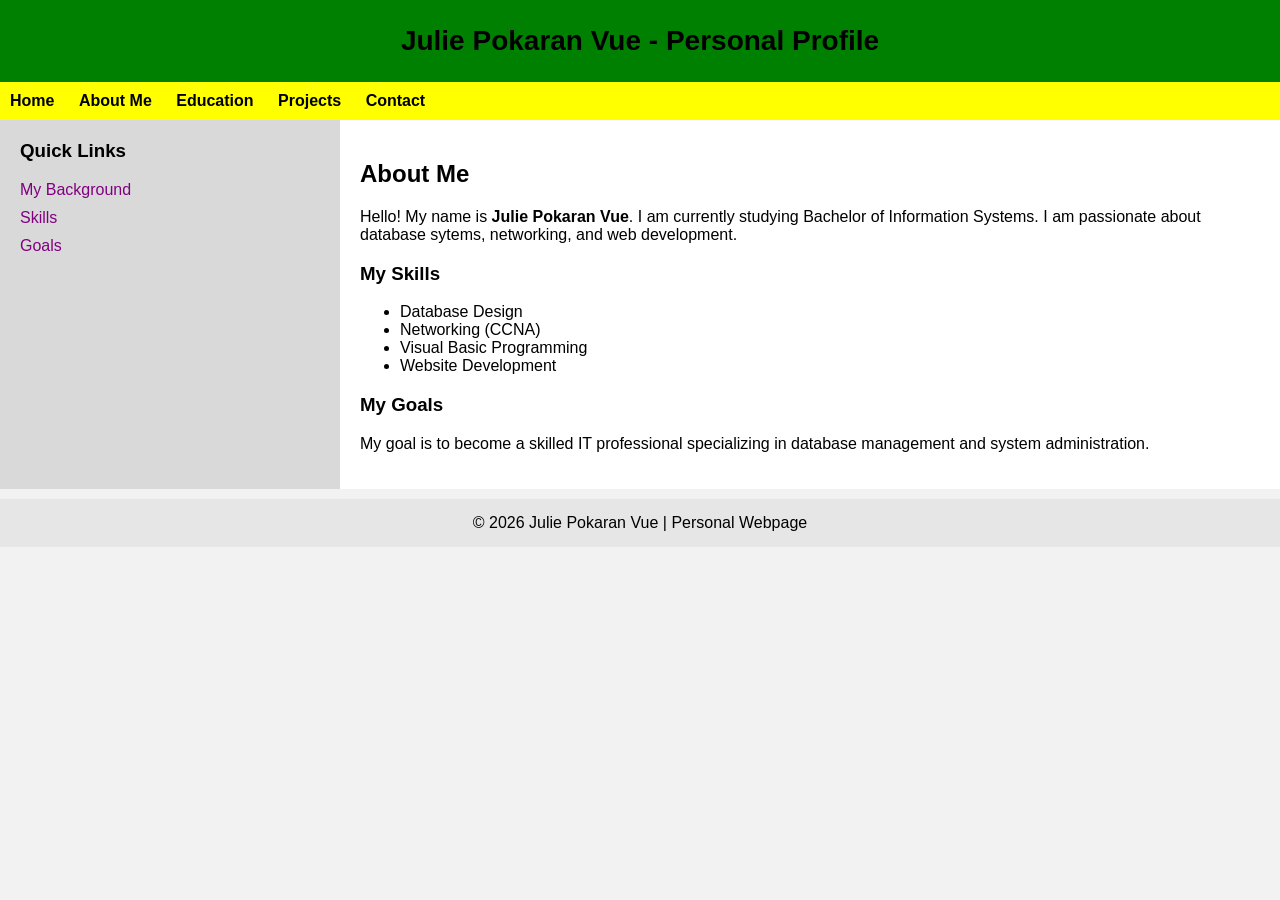
<file: Lab1/index.html>
<!DOCTYPE html>
<html lang="en">

<head>
    <!--
    Author: Julie Pokaran Vue
    Date Created: 02 March 2026
    Description: Personal profile webpage using HTML and external CSS.
    This page displays information about the author including 
    background, skills, and goals.
    -->

    <meta charset="UTF-8">
    <meta name="author" content="Personal Profile Webpage">
    <meta name="description" content="Personal Profile Webpage">
    <meta name="viewport" content="width=device-width, intial-scale=1.0">

    <title>Julie Pokaran Vue - Personal Profile</title>

    <!--Link to external CSS file-->
    <link rel="stylesheet" href="style.css">
</head>
    
<body>
    <header class="header">
        Julie Pokaran Vue - Personal Profile
    </header>

    <nav class="nav">
        <a href="#">Home</a>
        <a href="#">About Me</a>
        <a href="#">Education</a>
        <a href="#">Projects</a>
        <a href="#">Contact</a>
    </nav>
    <div class="container">
        <aside class="sidebar">
            <h3>Quick Links</h3>

            <a href="#">My Background</a>
            <a href="#">Skills</a>
            <a href="#">Goals</a>
        </aside>
<main class="content">
    <section>
        <h2>About Me</h2>
        <p>
            Hello! My name is <strong>Julie Pokaran Vue</strong>.
            I am currently studying Bachelor of Information Systems.
            I am passionate about database sytems, networking, and web development.
        </p>
    </section>

    <section>
        <h3>My Skills</h3>
        <ul>
            <li>Database Design</li>
            <li>Networking (CCNA)</li>
            <li>Visual Basic Programming</li>
            <li>Website Development</li>
        </ul>
    </section>

    <section>
        <h3>My Goals</h3>
        <p>My goal is to become a skilled IT professional 
            specializing in database management and system administration.</p>
    </section>
</main>
    </div>
    <footer class="footer">
        &copy; 2026 Julie Pokaran Vue | Personal Webpage
    </footer>
</html>
</file>
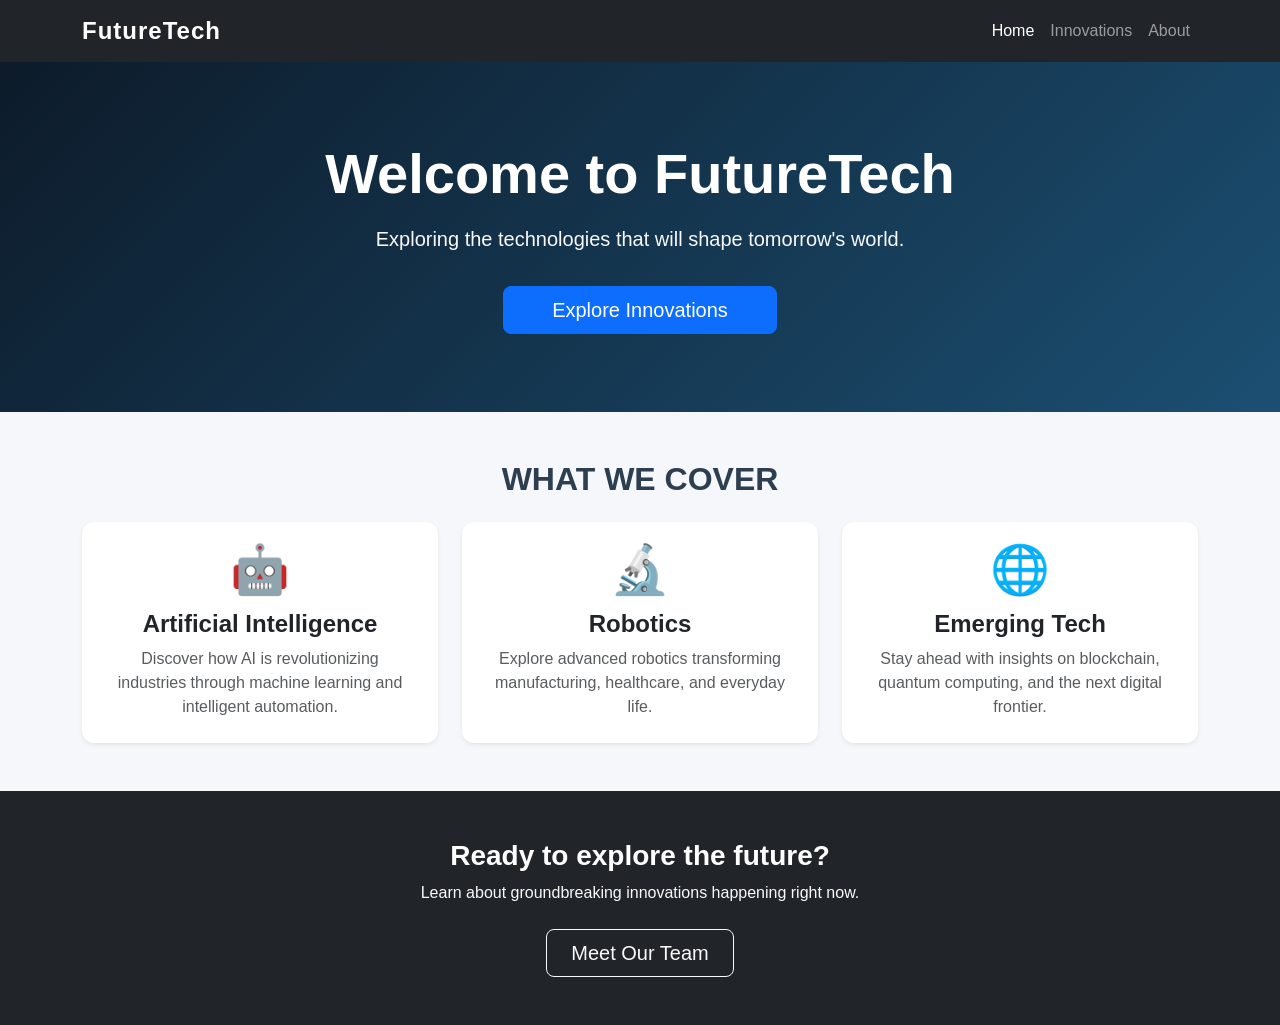
<file: 312Lab3/312Lab3/index.html>
<!DOCTYPE html>
<html lang="en">
<head>
  <meta charset="UTF-8">
  <meta name="viewport" content="width=device-width, initial-scale=1">
  <title>FutureTech - Home</title>
  <link href="https://cdn.jsdelivr.net/npm/bootstrap@5.3.0/dist/css/bootstrap.min.css" rel="stylesheet">
  <link rel="stylesheet" href="css/styles.css">
</head>
<body>

  <!-- Navbar -->
  <nav class="navbar navbar-expand-lg navbar-dark bg-dark">
    <div class="container">
      <a class="navbar-brand fw-bold" href="index.html">FutureTech</a>
      <button class="navbar-toggler" data-bs-toggle="collapse" data-bs-target="#navMenu" aria-controls="navMenu" aria-expanded="false" aria-label="Toggle navigation">
        <span class="navbar-toggler-icon"></span>
      </button>
      <div class="collapse navbar-collapse" id="navMenu">
        <ul class="navbar-nav ms-auto">
          <li class="nav-item"><a class="nav-link active" href="index.html">Home</a></li>
          <li class="nav-item"><a class="nav-link" href="innovations.html">Innovations</a></li>
          <li class="nav-item"><a class="nav-link" href="about.html">About</a></li>
        </ul>
      </div>
    </div>
  </nav>

  <!-- Jumbotron -->
  <div class="jumbotron-custom text-center py-5">
    <div class="container py-4">
      <h1 class="display-4 fw-bold text-white">Welcome to FutureTech</h1>
      <p class="lead text-light mt-3">Exploring the technologies that will shape tomorrow's world.</p>
      <a href="innovations.html" class="btn btn-primary btn-lg mt-3 px-5">Explore Innovations</a>
    </div>
  </div>

  <!-- Grid Section -->
  <div class="container my-5">
    <h2 class="text-center text-uppercase fw-bold mb-4">What We Cover</h2>
    <div class="row g-4">
      <div class="col-md-4">
        <div class="card h-100 shadow-sm border-0">
          <div class="card-body text-center p-4">
            <div class="icon-box mb-3">&#129302;</div>
            <h4 class="card-title fw-semibold">Artificial Intelligence</h4>
            <p class="card-text text-muted">Discover how AI is revolutionizing industries through machine learning and intelligent automation.</p>
          </div>
        </div>
      </div>
      <div class="col-md-4">
        <div class="card h-100 shadow-sm border-0">
          <div class="card-body text-center p-4">
            <div class="icon-box mb-3">&#128300;</div>
            <h4 class="card-title fw-semibold">Robotics</h4>
            <p class="card-text text-muted">Explore advanced robotics transforming manufacturing, healthcare, and everyday life.</p>
          </div>
        </div>
      </div>
      <div class="col-md-4">
        <div class="card h-100 shadow-sm border-0">
          <div class="card-body text-center p-4">
            <div class="icon-box mb-3">&#127760;</div>
            <h4 class="card-title fw-semibold">Emerging Tech</h4>
            <p class="card-text text-muted">Stay ahead with insights on blockchain, quantum computing, and the next digital frontier.</p>
          </div>
        </div>
      </div>
    </div>
  </div>

  <!-- Call to Action -->
  <div class="bg-dark text-white text-center py-5 mt-4">
    <div class="container">
      <h3 class="fw-bold">Ready to explore the future?</h3>
      <p class="text-light mt-2">Learn about groundbreaking innovations happening right now.</p>
      <a href="about.html" class="btn btn-outline-light btn-lg mt-2 px-4">Meet Our Team</a>
    </div>
  </div>

  <!-- jQuery -->
  <script src="https://code.jquery.com/jquery-3.6.0.min.js"></script>
  <script src="js/script.js"></script>
  <script src="https://cdn.jsdelivr.net/npm/bootstrap@5.3.0/dist/js/bootstrap.bundle.min.js"></script>
</body>
</html>
</file>
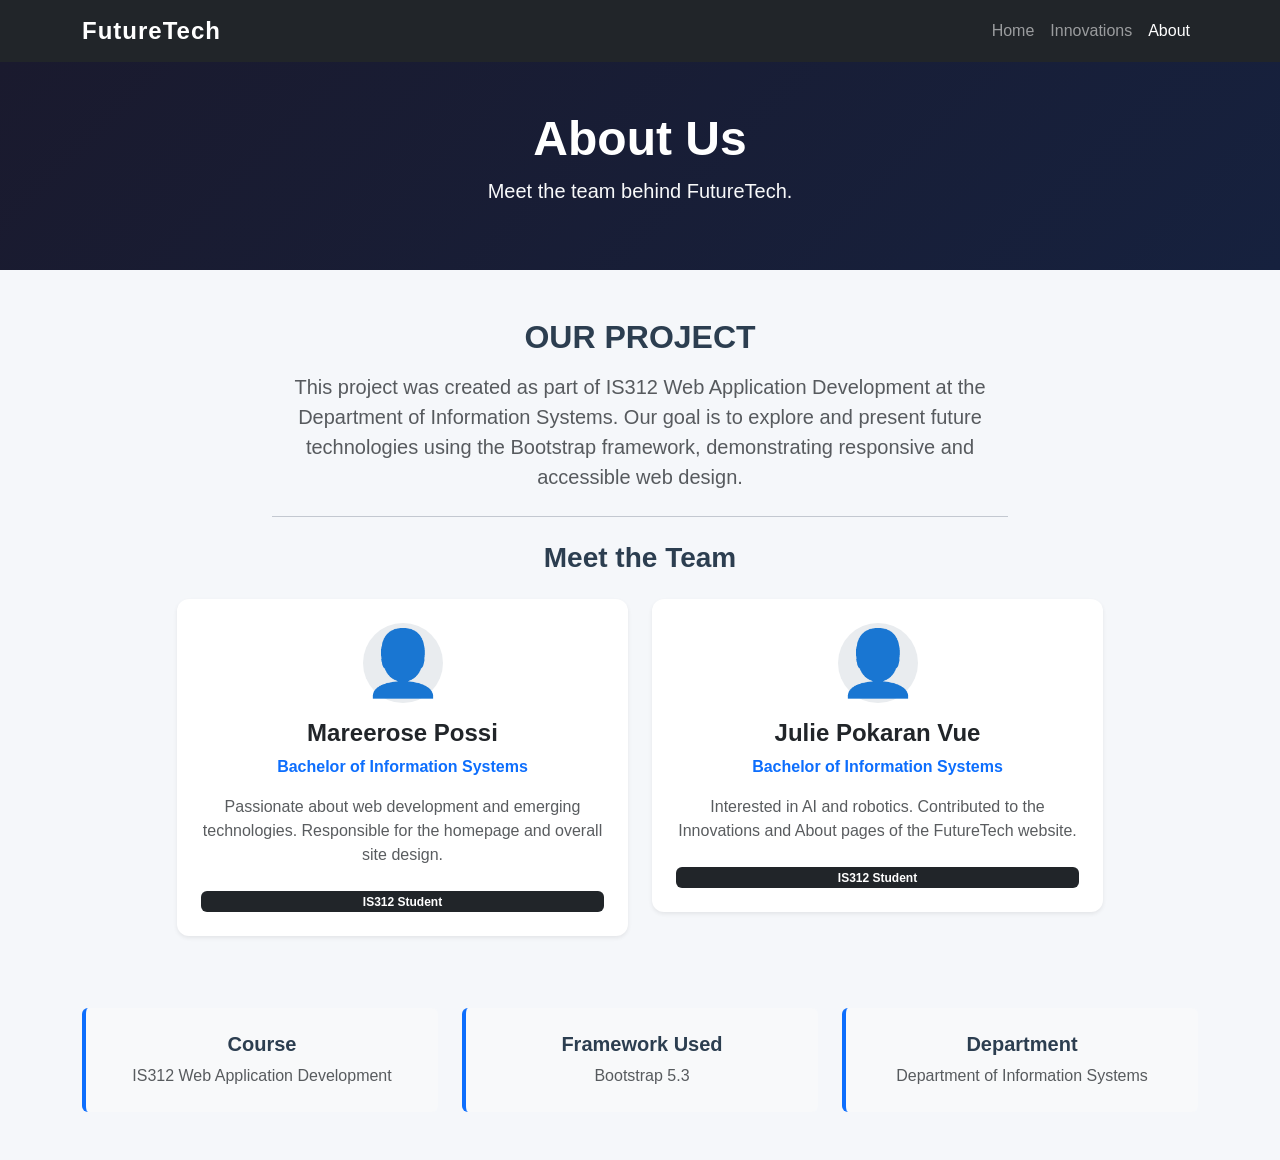
<file: 312Lab3/312Lab3/about.html>
<!DOCTYPE html>
<html lang="en">
<head>
  <meta charset="UTF-8">
  <meta name="viewport" content="width=device-width, initial-scale=1">
  <title>FutureTech - About Us</title>
  <link href="https://cdn.jsdelivr.net/npm/bootstrap@5.3.0/dist/css/bootstrap.min.css" rel="stylesheet">
  <link rel="stylesheet" href="css/styles.css">
</head>
<body>

  <!-- Navbar -->
  <nav class="navbar navbar-expand-lg navbar-dark bg-dark">
    <div class="container">
      <a class="navbar-brand fw-bold" href="index.html">FutureTech</a>
      <button class="navbar-toggler" data-bs-toggle="collapse" data-bs-target="#navMenu" aria-controls="navMenu" aria-expanded="false" aria-label="Toggle navigation">
        <span class="navbar-toggler-icon"></span>
      </button>
      <div class="collapse navbar-collapse" id="navMenu">
        <ul class="navbar-nav ms-auto">
          <li class="nav-item"><a class="nav-link" href="index.html">Home</a></li>
          <li class="nav-item"><a class="nav-link" href="innovations.html">Innovations</a></li>
          <li class="nav-item"><a class="nav-link active" href="about.html">About</a></li>
        </ul>
      </div>
    </div>
  </nav>

  <!-- Page Header -->
  <div class="page-header text-center py-5">
    <div class="container">
      <h1 class="display-5 fw-bold text-white">About Us</h1>
      <p class="lead text-light">Meet the team behind FutureTech.</p>
    </div>
  </div>

  <!-- Project Purpose -->
  <div class="container my-5">
    <div class="row justify-content-center">
      <div class="col-md-8 text-center">
        <h2 class="fw-bold text-uppercase mb-3">Our Project</h2>
        <p class="text-muted fs-5">
          This project was created as part of IS312 Web Application Development at the
          Department of Information Systems. Our goal is to explore and present future
          technologies using the Bootstrap framework, demonstrating responsive and
          accessible web design.
        </p>
        <hr class="my-4">
      </div>
    </div>

    <!-- Team Section -->
    <h3 class="text-center fw-bold mb-4">Meet the Team</h3>
    <div class="row g-4 justify-content-center">

      <div class="col-md-5">
        <div class="card text-center shadow-sm border-0 p-4">
          <div class="avatar-placeholder mx-auto mb-3">&#128100;</div>
          <h4 class="fw-bold">Mareerose Possi</h4>
          <p class="text-primary fw-semibold">Bachelor of Information Systems</p>
          <p class="text-muted">Passionate about web development and emerging technologies.
            Responsible for the homepage and overall site design.</p>
          <span class="badge bg-dark mt-2">IS312 Student</span>
        </div>
      </div>

      <div class="col-md-5">
        <div class="card text-center shadow-sm border-0 p-4">
          <div class="avatar-placeholder mx-auto mb-3">&#128100;</div>
          <h4 class="fw-bold">Julie Pokaran Vue</h4>
          <p class="text-primary fw-semibold">Bachelor of Information Systems</p>
          <p class="text-muted">Interested in AI and robotics. Contributed to the Innovations
            and About pages of the FutureTech website.</p>
          <span class="badge bg-dark mt-2">IS312 Student</span>
        </div>
      </div>

    </div>

    <!-- Additional Info Row -->
    <div class="row mt-5 g-4 text-center">
      <div class="col-md-4">
        <div class="info-box p-4 rounded">
          <h5 class="fw-bold">Course</h5>
          <p class="text-muted mb-0">IS312 Web Application Development</p>
        </div>
      </div>
      <div class="col-md-4">
        <div class="info-box p-4 rounded">
          <h5 class="fw-bold">Framework Used</h5>
          <p class="text-muted mb-0">Bootstrap 5.3</p>
        </div>
      </div>
      <div class="col-md-4">
        <div class="info-box p-4 rounded">
          <h5 class="fw-bold">Department</h5>
          <p class="text-muted mb-0">Department of Information Systems</p>
        </div>
      </div>
    </div>

  </div>

  <!-- jQuery -->
  <script src="https://code.jquery.com/jquery-3.6.0.min.js"></script>
  <script src="js/script.js"></script>
  <script src="https://cdn.jsdelivr.net/npm/bootstrap@5.3.0/dist/js/bootstrap.bundle.min.js"></script>
</body>
</html>
</file>
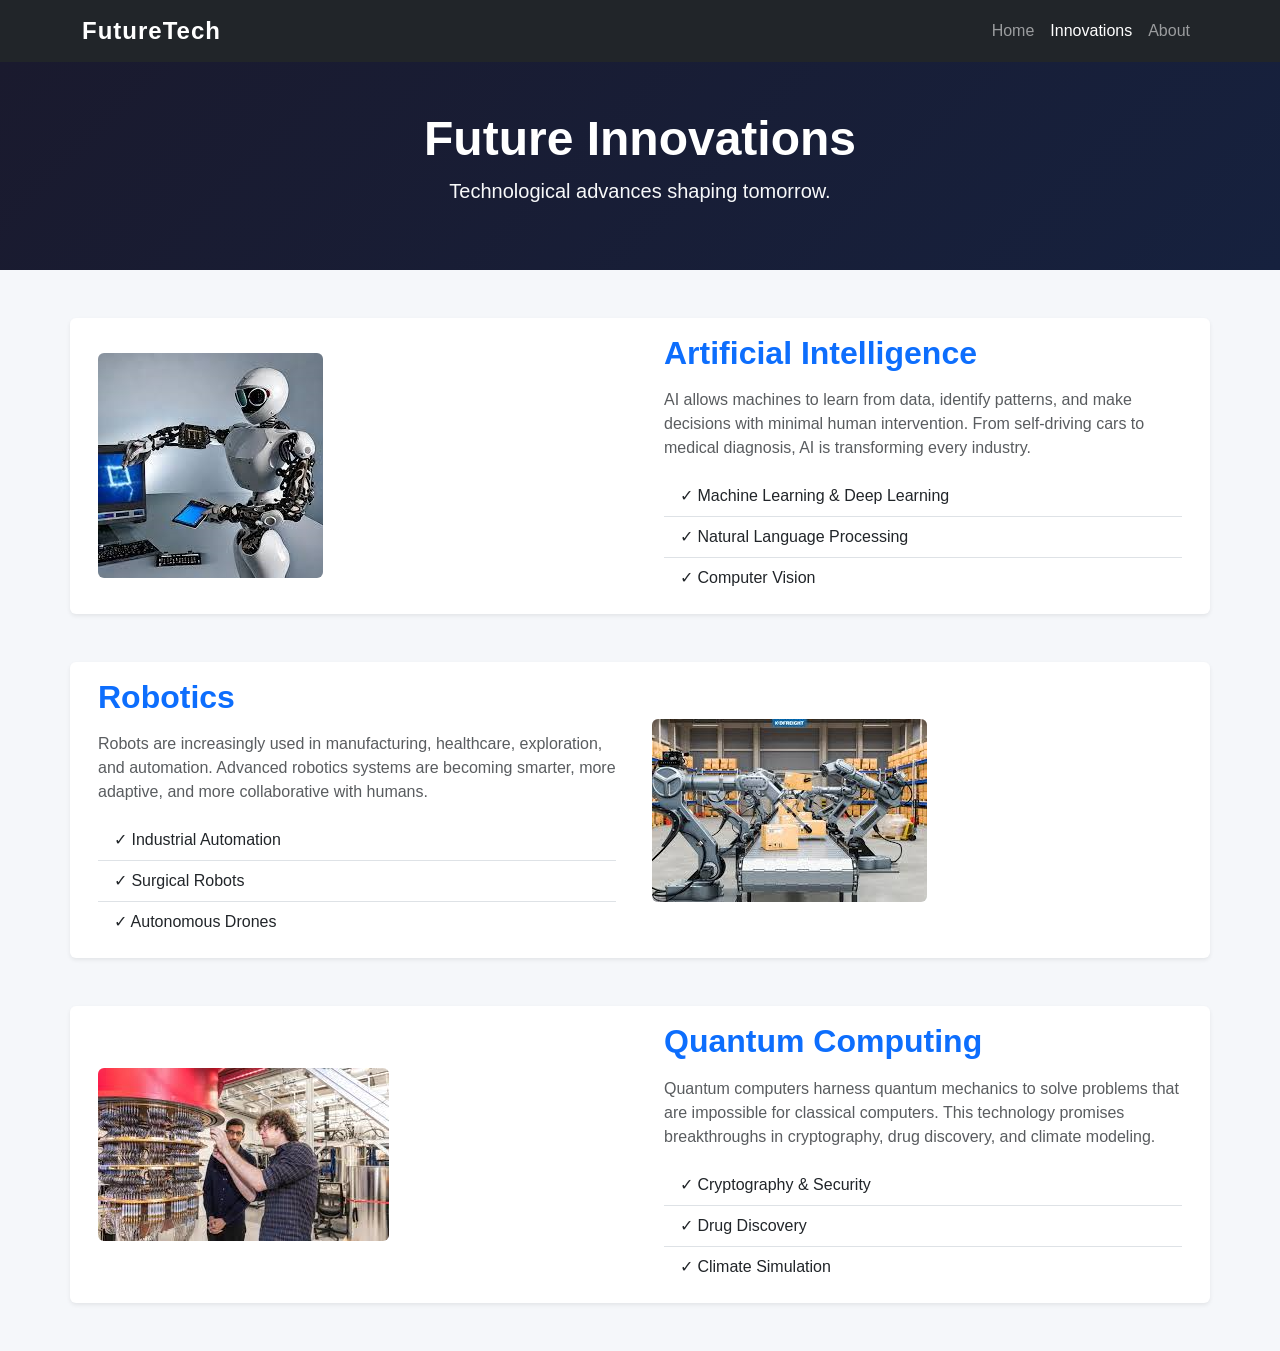
<file: 312Lab3/312Lab3/innovations.html>
<!DOCTYPE html>
<html lang="en">
<head>
  <meta charset="UTF-8">
  <meta name="viewport" content="width=device-width, initial-scale=1">
  <title>FutureTech - Innovations</title>
  <link href="https://cdn.jsdelivr.net/npm/bootstrap@5.3.0/dist/css/bootstrap.min.css" rel="stylesheet">
  <link rel="stylesheet" href="css/styles.css">
</head>
<body>

  <!-- Navbar -->
  <nav class="navbar navbar-expand-lg navbar-dark bg-dark">
    <div class="container">
      <a class="navbar-brand fw-bold" href="index.html">FutureTech</a>
      <button class="navbar-toggler" data-bs-toggle="collapse" data-bs-target="#navMenu" aria-controls="navMenu" aria-expanded="false" aria-label="Toggle navigation">
        <span class="navbar-toggler-icon"></span>
      </button>
      <div class="collapse navbar-collapse" id="navMenu">
        <ul class="navbar-nav ms-auto">
          <li class="nav-item"><a class="nav-link" href="index.html">Home</a></li>
          <li class="nav-item"><a class="nav-link active" href="innovations.html">Innovations</a></li>
          <li class="nav-item"><a class="nav-link" href="about.html">About</a></li>
        </ul>
      </div>
    </div>
  </nav>

  <!-- Page Header -->
  <div class="page-header text-center py-5">
    <div class="container">
      <h1 class="display-5 fw-bold text-white">Future Innovations</h1>
      <p class="lead text-light">Technological advances shaping tomorrow.</p>
    </div>
  </div>

  <!-- Innovations Content -->
  <div class="container my-5">

    <!-- AI Section -->
    <div class="row align-items-center mb-5 p-3 rounded shadow-sm bg-white">
      <div class="col-md-6 mb-3 mb-md-0">
        <img src="images/ai.jpg" class="img-fluid rounded" alt="Artificial Intelligence">
      </div>
      <div class="col-md-6 ps-md-4">
        <h2 class="fw-bold text-primary">Artificial Intelligence</h2>
        <p class="text-muted mt-3">
          AI allows machines to learn from data, identify patterns, and make decisions with minimal human intervention.
          From self-driving cars to medical diagnosis, AI is transforming every industry.
        </p>
        <ul class="list-group list-group-flush mt-3">
          <li class="list-group-item">&#10003; Machine Learning &amp; Deep Learning</li>
          <li class="list-group-item">&#10003; Natural Language Processing</li>
          <li class="list-group-item">&#10003; Computer Vision</li>
        </ul>
      </div>
    </div>

    <!-- Robotics Section -->
    <div class="row align-items-center mb-5 p-3 rounded shadow-sm bg-white">
      <div class="col-md-6 order-md-2 mb-3 mb-md-0">
        <img src="images/robot.jpg" class="img-fluid rounded" alt="Robotics">
      </div>
      <div class="col-md-6 order-md-1 pe-md-4">
        <h2 class="fw-bold text-primary">Robotics</h2>
        <p class="text-muted mt-3">
          Robots are increasingly used in manufacturing, healthcare, exploration, and automation.
          Advanced robotics systems are becoming smarter, more adaptive, and more collaborative with humans.
        </p>
        <ul class="list-group list-group-flush mt-3">
          <li class="list-group-item">&#10003; Industrial Automation</li>
          <li class="list-group-item">&#10003; Surgical Robots</li>
          <li class="list-group-item">&#10003; Autonomous Drones</li>
        </ul>
      </div>
    </div>

    <!-- Quantum Computing Section -->
    <div class="row align-items-center mb-5 p-3 rounded shadow-sm bg-white">
      <div class="col-md-6 mb-3 mb-md-0">
        <img src="images/quantum.jpeg" class="img-fluid rounded" alt="Quantum Computing">
      </div>
      <div class="col-md-6 ps-md-4">
        <h2 class="fw-bold text-primary">Quantum Computing</h2>
        <p class="text-muted mt-3">
          Quantum computers harness quantum mechanics to solve problems that are impossible for classical computers.
          This technology promises breakthroughs in cryptography, drug discovery, and climate modeling.
        </p>
        <ul class="list-group list-group-flush mt-3">
          <li class="list-group-item">&#10003; Cryptography &amp; Security</li>
          <li class="list-group-item">&#10003; Drug Discovery</li>
          <li class="list-group-item">&#10003; Climate Simulation</li>
        </ul>
      </div>
    </div>

  </div>

  <!-- jQuery -->
  <script src="https://code.jquery.com/jquery-3.6.0.min.js"></script>
  <script src="js/script.js"></script>
  <script src="https://cdn.jsdelivr.net/npm/bootstrap@5.3.0/dist/js/bootstrap.bundle.min.js"></script>
</body>
</html>
</file>
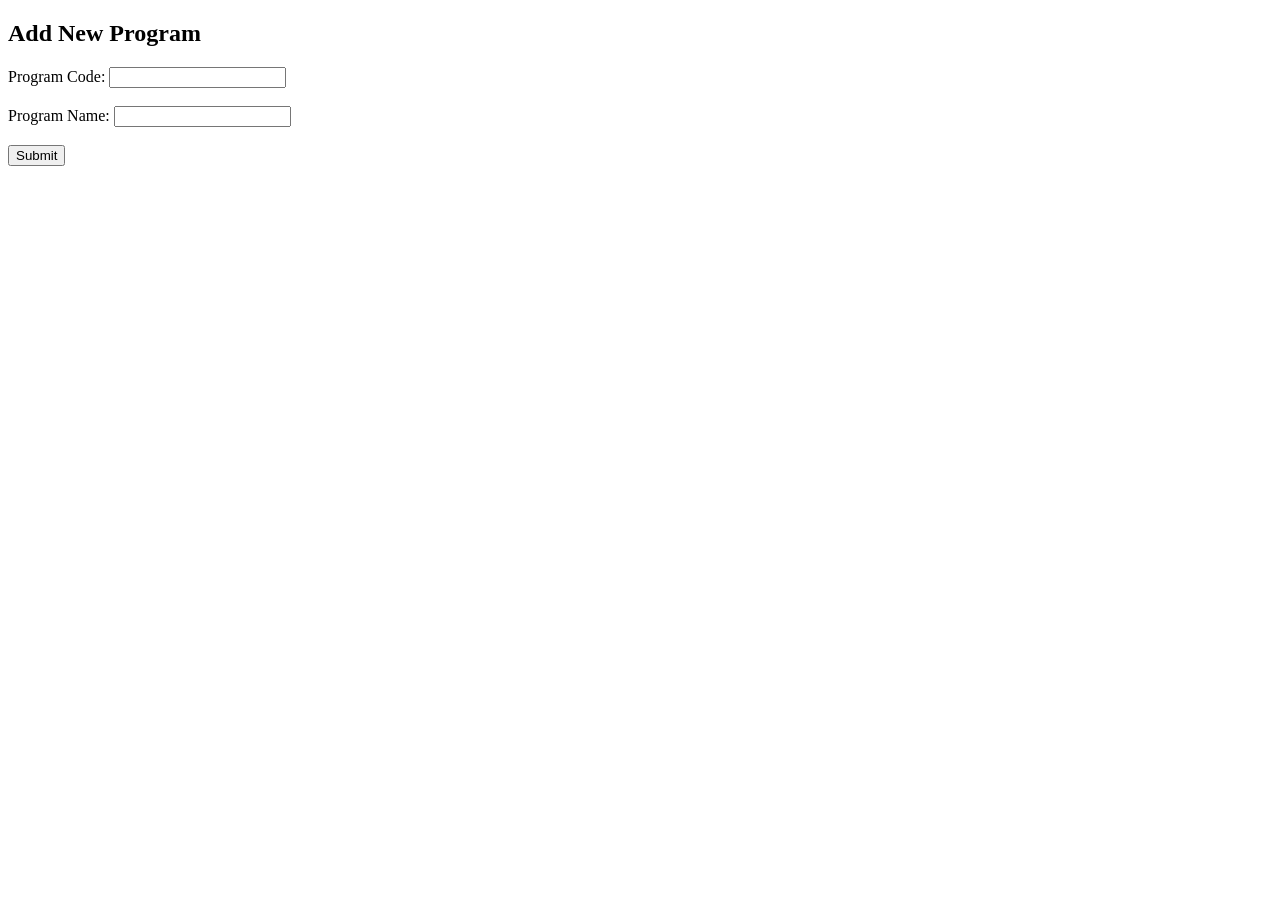
<file: Lab2/FRU10/new-program.html>
<!DOCTYPE html>
<html>
<head>
    <title>Add New Program</title>

    <script>
        function validateForm() {
            let code = document.forms["programForm"]["ProgramCode"].value;
            let name = document.forms["programForm"]["ProgramName"].value;

            if (code == "" || name == "") {
                alert("All fields must be filled out!");
                return false;
            }
        }
    </script>

</head>
<body>

<h2>Add New Program</h2>

<form name="programForm" action="add-new-program.php" method="POST" onsubmit="return validateForm()">

    Program Code: <input type="text" name="ProgramCode"><br><br>
    Program Name: <input type="text" name="ProgramName"><br><br>

    <input type="submit" value="Submit">

</form>

</body>
</html>
</file>
<file: Lab1/style.css>
/*
Author: Julie Pokaran Vue
Date Created: 02 March 2026
Description: External stylesheet for Personal Profile Webpage.Controls layout, colors, and formatting.
*/

body {
    margin:0;
    font-family: Arial, Helvetica, sans-serif;
    background-color: #f2f2f2;
}

.header { 
  background-color: green;
  color: black;
  text-align: center;
  padding: 25px;
  font-size: 28px;
  font-weight: bold;  
}

.nav {
   background-color: yellow;
   padding: 10px; 
}

.nav a {
    text-decoration: none;
    margin-right: 20px;
    color: black;
    font-weight: bold;
}
.nav a:hover {
    color:blue;
}

.container {
    display:flex;
}

.sidebar {
    width:25%;
    background-color: #d9d9d9;
    padding: 20px;
}

.sidebar h3 {
    margin-top: 0;
}

.sidebar a {
    display: block;
    margin-bottom: 10px;
    color: purple;
    text-decoration: none;
}

.content {
    width: 75%;
    padding: 20px;
    background-color: white;
}

.footer {
    background-color: #e6e6e6;
    text-align: center;
    padding: 15px;
    margin-top: 10px;
}
</file>
<file: 312Lab3/312Lab3/css/styles.css>
/* =============================================
   FutureTech - Custom Stylesheet (styles.css)
   IS312 Web Application Development - Lab 3
   ============================================= */

/* === Custom Style 1: Jumbotron Hero Section === */
.jumbotron-custom {
  background: linear-gradient(135deg, #0d1b2a, #1b4f72);
  min-height: 350px;
  display: flex;
  align-items: center;
}

/* === Custom Style 2: Page Header for Inner Pages === */
.page-header {
  background: linear-gradient(135deg, #1a1a2e, #16213e);
  min-height: 180px;
  display: flex;
  align-items: center;
}

/* === Custom Style 3: Icon Box for Home Grid Cards === */
.icon-box {
  font-size: 3rem;
  line-height: 1;
}

/* === Custom Style 4: Card Hover Effect === */
.card {
  transition: transform 0.3s ease, box-shadow 0.3s ease;
  border-radius: 12px;
}

.card:hover {
  transform: translateY(-6px);
  box-shadow: 0 12px 30px rgba(0, 0, 0, 0.12) !important;
}

/* === Custom Style 5: Avatar Placeholder === */
.avatar-placeholder {
  font-size: 4rem;
  width: 80px;
  height: 80px;
  background-color: #e9ecef;
  border-radius: 50%;
  display: flex;
  align-items: center;
  justify-content: center;
}

/* === Custom Style 6: Info Box === */
.info-box {
  background-color: #f8f9fa;
  border-left: 4px solid #0d6efd;
  transition: background-color 0.3s;
}

.info-box:hover {
  background-color: #e7f1ff;
}

/* === Custom Style 7: Navbar Brand Styling === */
.navbar-brand {
  font-size: 1.5rem;
  letter-spacing: 1px;
  color: #ffffff !important;
}

/* === Custom Style 8: Body Background === */
body {
  background-color: #f5f7fa;
  font-family: 'Segoe UI', Tahoma, Geneva, Verdana, sans-serif;
  color: #2c3e50;
}

/* === Custom Style 9: Section Headings === */
h2.section-title {
  font-size: 2rem;
  letter-spacing: 2px;
  border-bottom: 3px solid #0d6efd;
  display: inline-block;
  padding-bottom: 6px;
}
</file>
